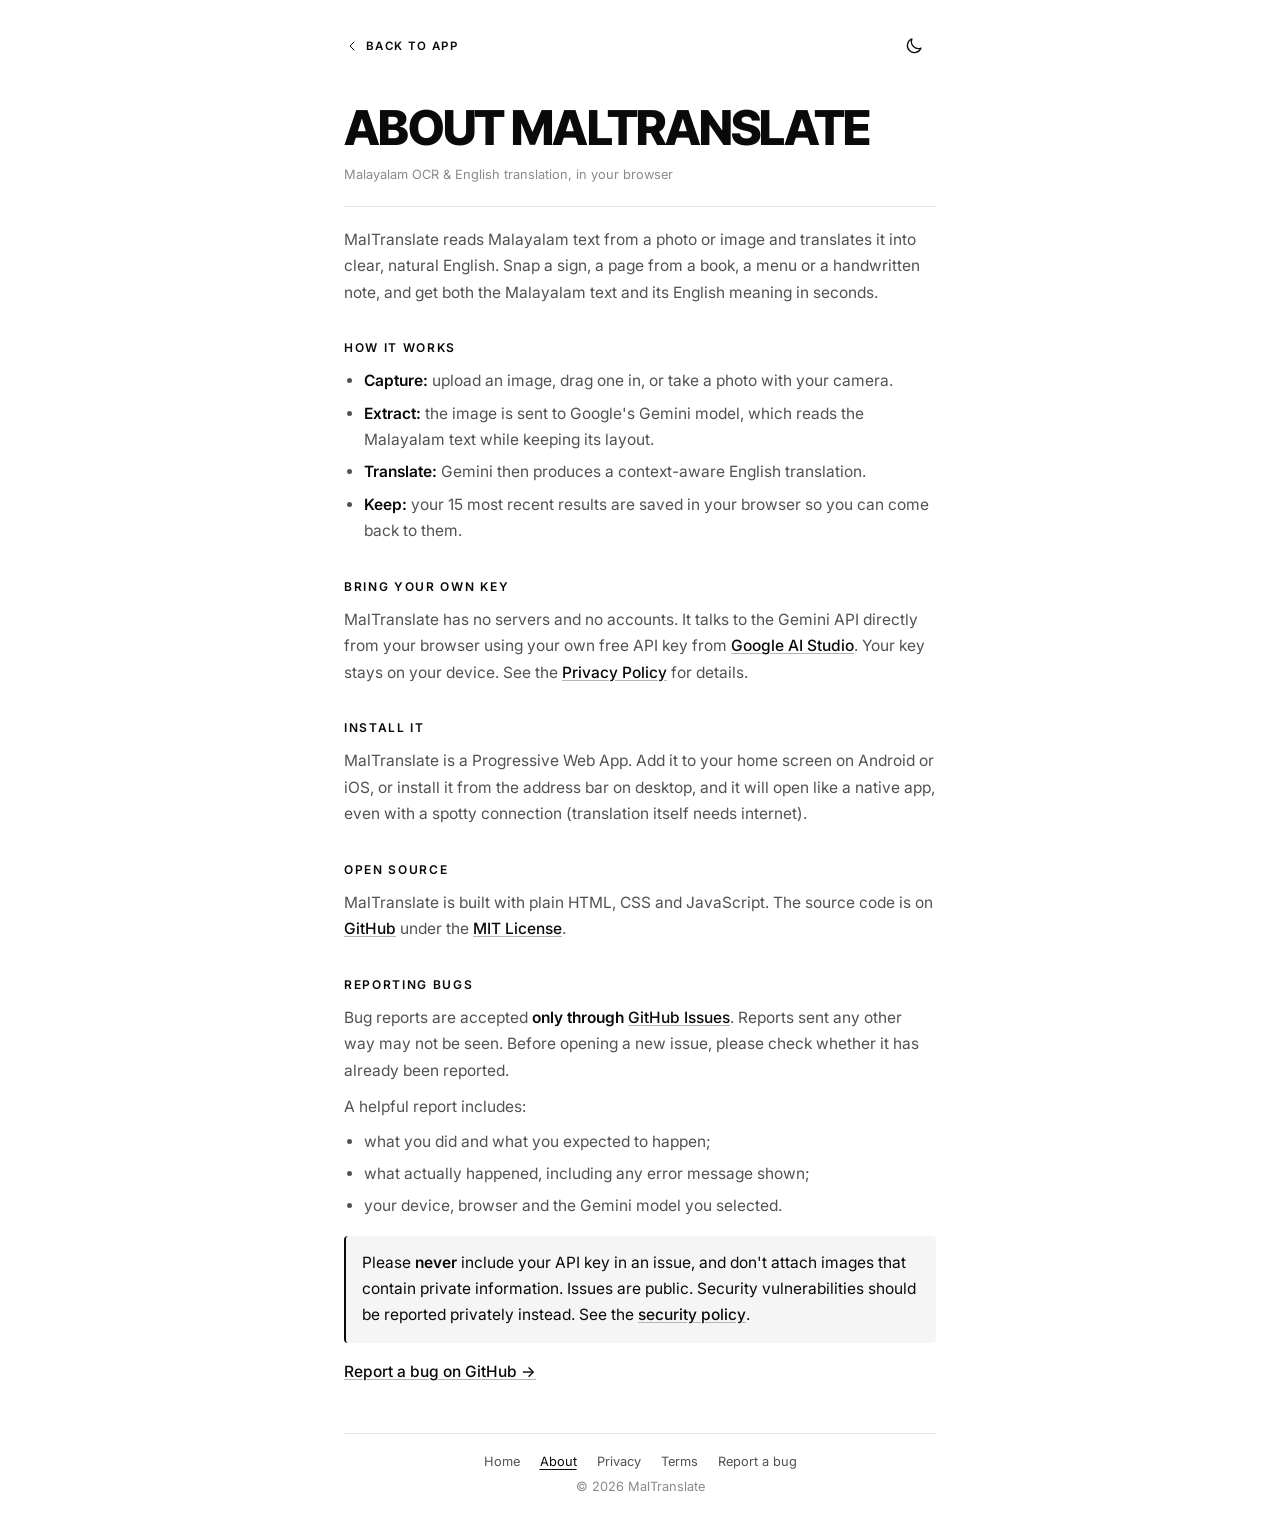
<file: about.html>
<!DOCTYPE html>
<html lang="en">
<head>
  <meta charset="UTF-8">
  <meta name="viewport" content="width=device-width, initial-scale=1.0, viewport-fit=cover">
  <title>About – MalTranslate</title>
  <meta name="description" content="About MalTranslate, a Malayalam OCR and English translation app powered by Google Gemini.">
  <meta name="theme-color" content="#ffffff">
  <!-- Until style.css applies, keep the page hidden on the right background (some browsers, e.g. Firefox, can paint before it loads),
       and skip transitions until the page has loaded so nothing animates in from its unstyled state -->
  <style>html{background:#fff}html.dark-mode{background:#0a0a0a;color-scheme:dark}body{visibility:hidden}html.preload *,html.preload *::before,html.preload *::after{transition:none!important}</style>
  <!-- Apply the saved theme, or the system one, on <html> before any CSS or paint (app.js / pages.js keep it in sync) -->
  <script>(function(h){h.classList.add('preload');addEventListener('load',function(){requestAnimationFrame(function(){requestAnimationFrame(function(){h.classList.remove('preload')})})});try{var t=localStorage.getItem('theme'),d=t==='dark'||(t!=='light'&&matchMedia('(prefers-color-scheme: dark)').matches);if(d)h.classList.add('dark-mode');document.querySelector('meta[name=theme-color]').content=d?'#0a0a0a':'#ffffff'}catch(e){}})(document.documentElement)</script>
  <link rel="manifest" href="manifest.json">
  <link rel="icon" type="image/svg+xml" href="icon.svg">
  <link rel="apple-touch-icon" href="icons/apple-touch-icon.png">
  <!-- Fonts: preconnect + non-@import link so they don't block on style.css (cached offline by the service worker) -->
  <link rel="preconnect" href="https://fonts.googleapis.com">
  <link rel="preconnect" href="https://fonts.gstatic.com" crossorigin>
  <link rel="stylesheet" href="https://fonts.googleapis.com/css2?family=Inter:wght@400;500;600;700&family=Inter+Tight:wght@700;800&family=Noto+Sans+Malayalam:wght@400;600;700&display=swap">
  <link rel="stylesheet" href="style.css">
  <link rel="stylesheet" href="pages.css">
</head>
<body>
  <div class="ambient-glow-1"></div>

  <div class="app-container">
    <header class="page-header">
      <a class="back-link" href="index.html">
        <svg xmlns="http://www.w3.org/2000/svg" viewBox="0 0 24 24" fill="none" stroke="currentColor" stroke-width="1.5" stroke-linecap="round" stroke-linejoin="round" aria-hidden="true"><path d="m15 18-6-6 6-6"/></svg>
        Back to app
      </a>
      <button class="icon-btn" id="themeToggleBtn" aria-label="Toggle Theme" title="Toggle Light/Dark Mode"></button>
    </header>

    <main class="page-card">
      <h2>About MalTranslate</h2>
      <p class="updated">Malayalam OCR &amp; English translation, in your browser</p>

      <p>MalTranslate reads Malayalam text from a photo or image and translates it into clear, natural English. Snap a sign, a page from a book, a menu or a handwritten note, and get both the Malayalam text and its English meaning in seconds.</p>

      <h3>How it works</h3>
      <ul>
        <li><strong>Capture:</strong> upload an image, drag one in, or take a photo with your camera.</li>
        <li><strong>Extract:</strong> the image is sent to Google's Gemini model, which reads the Malayalam text while keeping its layout.</li>
        <li><strong>Translate:</strong> Gemini then produces a context-aware English translation.</li>
        <li><strong>Keep:</strong> your 15 most recent results are saved in your browser so you can come back to them.</li>
      </ul>

      <h3>Bring your own key</h3>
      <p>MalTranslate has no servers and no accounts. It talks to the Gemini API directly from your browser using your own free API key from <a href="https://aistudio.google.com/" target="_blank" rel="noopener">Google AI Studio</a>. Your key stays on your device. See the <a href="privacy.html">Privacy Policy</a> for details.</p>

      <h3>Install it</h3>
      <p>MalTranslate is a Progressive Web App. Add it to your home screen on Android or iOS, or install it from the address bar on desktop, and it will open like a native app, even with a spotty connection (translation itself needs internet).</p>

      <h3>Open source</h3>
      <p>MalTranslate is built with plain HTML, CSS and JavaScript. The source code is on <a href="https://github.com/laffyxy/MAL" target="_blank" rel="noopener">GitHub</a> under the <a href="https://github.com/laffyxy/MAL/blob/main/LICENSE" target="_blank" rel="noopener">MIT License</a>.</p>

      <h3>Reporting bugs</h3>
      <p>Bug reports are accepted <strong>only through <a href="https://github.com/laffyxy/MAL/issues" target="_blank" rel="noopener">GitHub Issues</a></strong>. Reports sent any other way may not be seen. Before opening a new issue, please check whether it has already been reported.</p>
      <p>A helpful report includes:</p>
      <ul>
        <li>what you did and what you expected to happen;</li>
        <li>what actually happened, including any error message shown;</li>
        <li>your device, browser and the Gemini model you selected.</li>
      </ul>
      <p class="callout">Please <strong>never</strong> include your API key in an issue, and don't attach images that contain private information. Issues are public. Security vulnerabilities should be reported privately instead. See the <a href="https://github.com/laffyxy/MAL/security/policy" target="_blank" rel="noopener">security policy</a>.</p>
      <p style="margin-top: 16px;"><a href="https://github.com/laffyxy/MAL/issues/new" target="_blank" rel="noopener">Report a bug on GitHub &rarr;</a></p>
    </main>

    <footer class="site-footer">
      <a href="index.html">Home</a>
      <a href="about.html" aria-current="page">About</a>
      <a href="privacy.html">Privacy</a>
      <a href="terms.html">Terms</a>
      <a href="https://github.com/laffyxy/MAL/issues" target="_blank" rel="noopener">Report a bug</a>
      <span class="footer-copy">&copy; <span id="footerYear">2026</span> MalTranslate</span>
    </footer>
  </div>

  <script src="pages.js"></script>
</body>
</html>
</file>
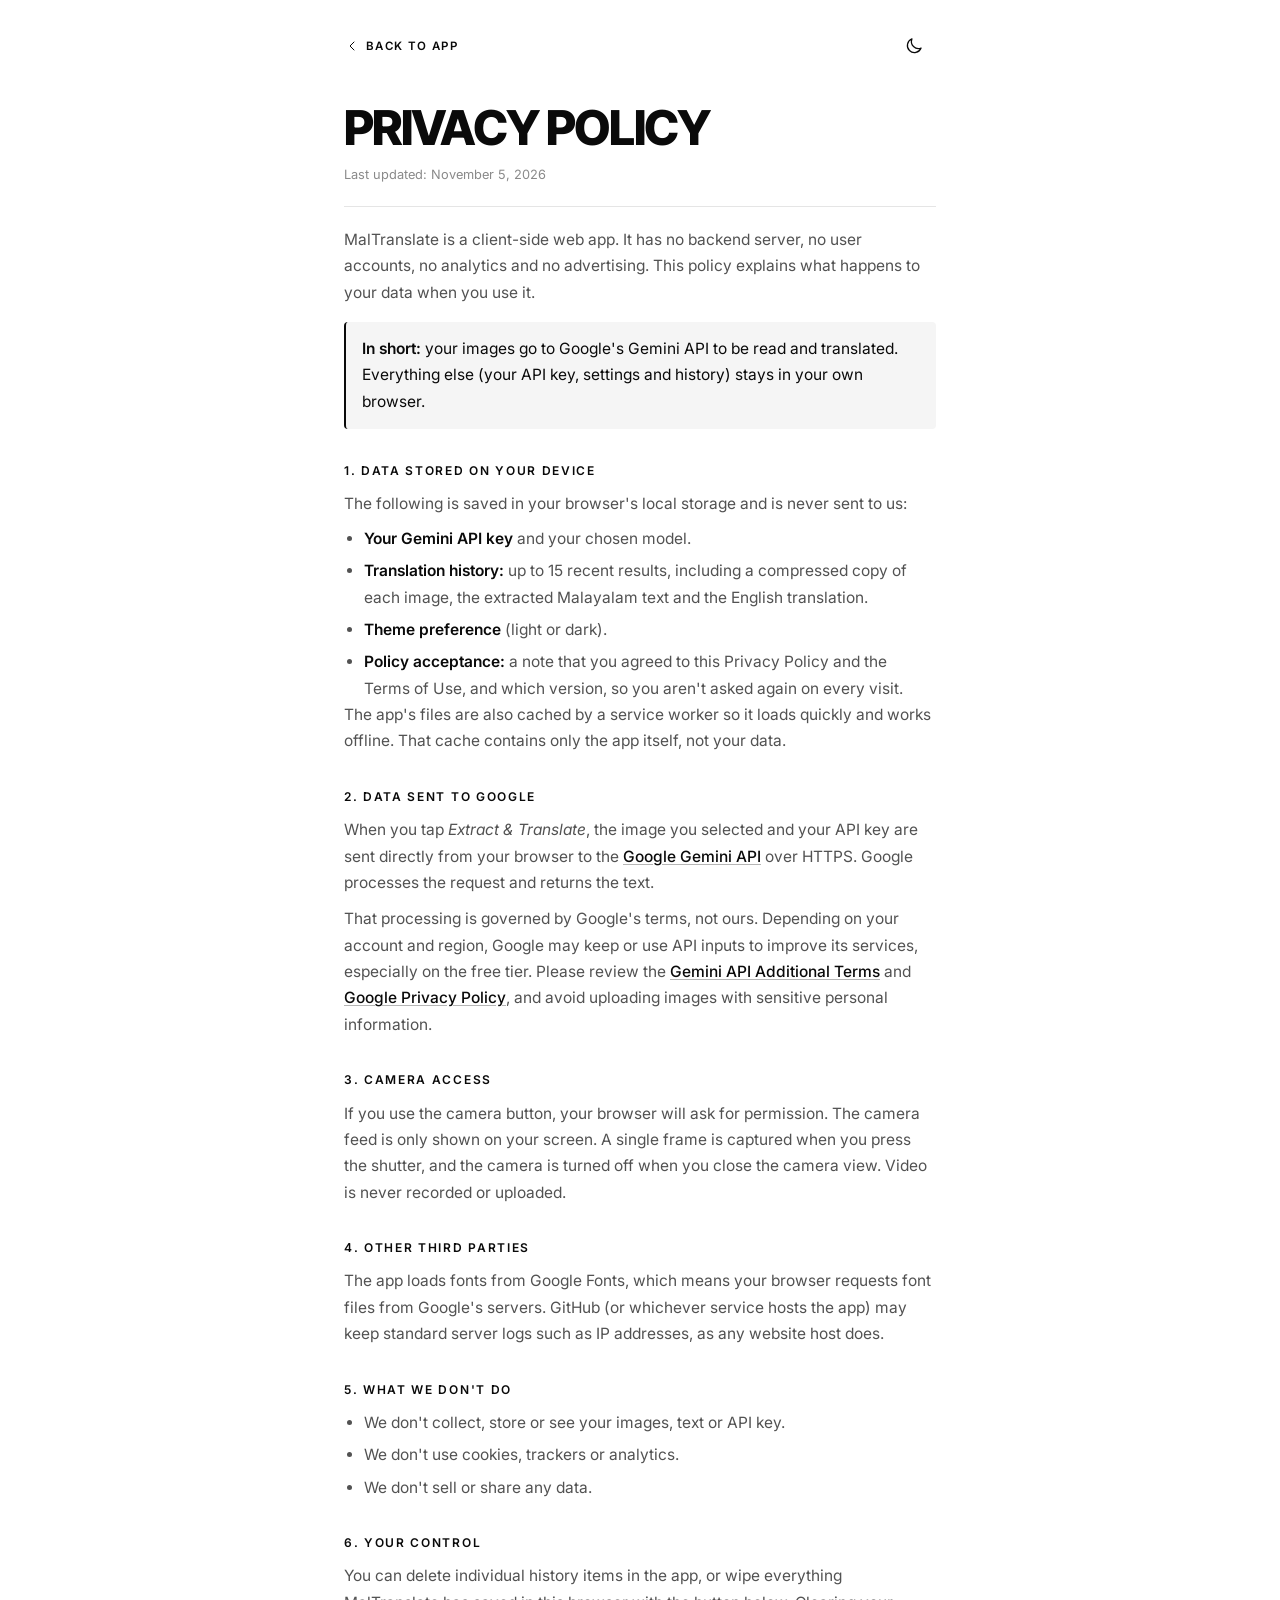
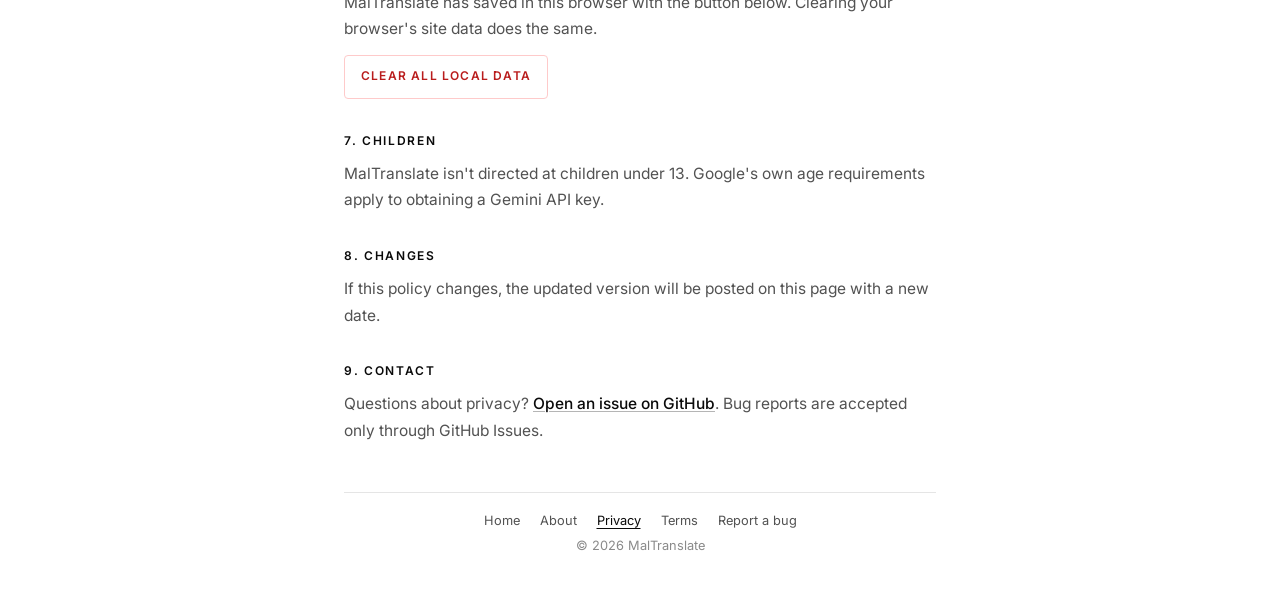
<file: privacy.html>
<!DOCTYPE html>
<html lang="en">
<head>
  <meta charset="UTF-8">
  <meta name="viewport" content="width=device-width, initial-scale=1.0, viewport-fit=cover">
  <title>Privacy Policy – MalTranslate</title>
  <meta name="description" content="How MalTranslate handles your images, text, API key and other data.">
  <meta name="theme-color" content="#ffffff">
  <!-- Until style.css applies, keep the page hidden on the right background (some browsers, e.g. Firefox, can paint before it loads),
       and skip transitions until the page has loaded so nothing animates in from its unstyled state -->
  <style>html{background:#fff}html.dark-mode{background:#0a0a0a;color-scheme:dark}body{visibility:hidden}html.preload *,html.preload *::before,html.preload *::after{transition:none!important}</style>
  <!-- Apply the saved theme, or the system one, on <html> before any CSS or paint (app.js / pages.js keep it in sync) -->
  <script>(function(h){h.classList.add('preload');addEventListener('load',function(){requestAnimationFrame(function(){requestAnimationFrame(function(){h.classList.remove('preload')})})});try{var t=localStorage.getItem('theme'),d=t==='dark'||(t!=='light'&&matchMedia('(prefers-color-scheme: dark)').matches);if(d)h.classList.add('dark-mode');document.querySelector('meta[name=theme-color]').content=d?'#0a0a0a':'#ffffff'}catch(e){}})(document.documentElement)</script>
  <link rel="manifest" href="manifest.json">
  <link rel="icon" type="image/svg+xml" href="icon.svg">
  <link rel="apple-touch-icon" href="icons/apple-touch-icon.png">
  <!-- Fonts: preconnect + non-@import link so they don't block on style.css (cached offline by the service worker) -->
  <link rel="preconnect" href="https://fonts.googleapis.com">
  <link rel="preconnect" href="https://fonts.gstatic.com" crossorigin>
  <link rel="stylesheet" href="https://fonts.googleapis.com/css2?family=Inter:wght@400;500;600;700&family=Inter+Tight:wght@700;800&family=Noto+Sans+Malayalam:wght@400;600;700&display=swap">
  <link rel="stylesheet" href="style.css">
  <link rel="stylesheet" href="pages.css">
</head>
<body>
  <div class="ambient-glow-1"></div>

  <div class="app-container">
    <header class="page-header">
      <a class="back-link" href="index.html">
        <svg xmlns="http://www.w3.org/2000/svg" viewBox="0 0 24 24" fill="none" stroke="currentColor" stroke-width="1.5" stroke-linecap="round" stroke-linejoin="round" aria-hidden="true"><path d="m15 18-6-6 6-6"/></svg>
        Back to app
      </a>
      <button class="icon-btn" id="themeToggleBtn" aria-label="Toggle Theme" title="Toggle Light/Dark Mode"></button>
    </header>

    <main class="page-card">
      <h2>Privacy Policy</h2>
      <p class="updated">Last updated: November 5, 2026</p>

      <p>MalTranslate is a client-side web app. It has no backend server, no user accounts, no analytics and no advertising. This policy explains what happens to your data when you use it.</p>

      <div class="callout"><strong>In short:</strong> your images go to Google's Gemini API to be read and translated. Everything else (your API key, settings and history) stays in your own browser.</div>

      <h3>1. Data stored on your device</h3>
      <p>The following is saved in your browser's local storage and is never sent to us:</p>
      <ul>
        <li><strong>Your Gemini API key</strong> and your chosen model.</li>
        <li><strong>Translation history:</strong> up to 15 recent results, including a compressed copy of each image, the extracted Malayalam text and the English translation.</li>
        <li><strong>Theme preference</strong> (light or dark).</li>
        <li><strong>Policy acceptance:</strong> a note that you agreed to this Privacy Policy and the Terms of Use, and which version, so you aren't asked again on every visit.</li>
      </ul>
      <p>The app's files are also cached by a service worker so it loads quickly and works offline. That cache contains only the app itself, not your data.</p>

      <h3>2. Data sent to Google</h3>
      <p>When you tap <em>Extract &amp; Translate</em>, the image you selected and your API key are sent directly from your browser to the <a href="https://ai.google.dev/" target="_blank" rel="noopener">Google Gemini API</a> over HTTPS. Google processes the request and returns the text.</p>
      <p>That processing is governed by Google's terms, not ours. Depending on your account and region, Google may keep or use API inputs to improve its services, especially on the free tier. Please review the <a href="https://ai.google.dev/gemini-api/terms" target="_blank" rel="noopener">Gemini API Additional Terms</a> and <a href="https://policies.google.com/privacy" target="_blank" rel="noopener">Google Privacy Policy</a>, and avoid uploading images with sensitive personal information.</p>

      <h3>3. Camera access</h3>
      <p>If you use the camera button, your browser will ask for permission. The camera feed is only shown on your screen. A single frame is captured when you press the shutter, and the camera is turned off when you close the camera view. Video is never recorded or uploaded.</p>

      <h3>4. Other third parties</h3>
      <p>The app loads fonts from Google Fonts, which means your browser requests font files from Google's servers. GitHub (or whichever service hosts the app) may keep standard server logs such as IP addresses, as any website host does.</p>

      <h3>5. What we don't do</h3>
      <ul>
        <li>We don't collect, store or see your images, text or API key.</li>
        <li>We don't use cookies, trackers or analytics.</li>
        <li>We don't sell or share any data.</li>
      </ul>

      <h3>6. Your control</h3>
      <p>You can delete individual history items in the app, or wipe everything MalTranslate has saved in this browser with the button below. Clearing your browser's site data does the same.</p>
      <button class="btn-danger" id="clearDataBtn">Clear all local data</button>

      <h3>7. Children</h3>
      <p>MalTranslate isn't directed at children under 13. Google's own age requirements apply to obtaining a Gemini API key.</p>

      <h3>8. Changes</h3>
      <p>If this policy changes, the updated version will be posted on this page with a new date.</p>

      <h3>9. Contact</h3>
      <p>Questions about privacy? <a href="https://github.com/laffyxy/MAL/issues" target="_blank" rel="noopener">Open an issue on GitHub</a>. Bug reports are accepted only through GitHub Issues.</p>
    </main>

    <footer class="site-footer">
      <a href="index.html">Home</a>
      <a href="about.html">About</a>
      <a href="privacy.html" aria-current="page">Privacy</a>
      <a href="terms.html">Terms</a>
      <a href="https://github.com/laffyxy/MAL/issues" target="_blank" rel="noopener">Report a bug</a>
      <span class="footer-copy">&copy; <span id="footerYear">2026</span> MalTranslate</span>
    </footer>
  </div>

  <script src="pages.js"></script>
</body>
</html>
</file>
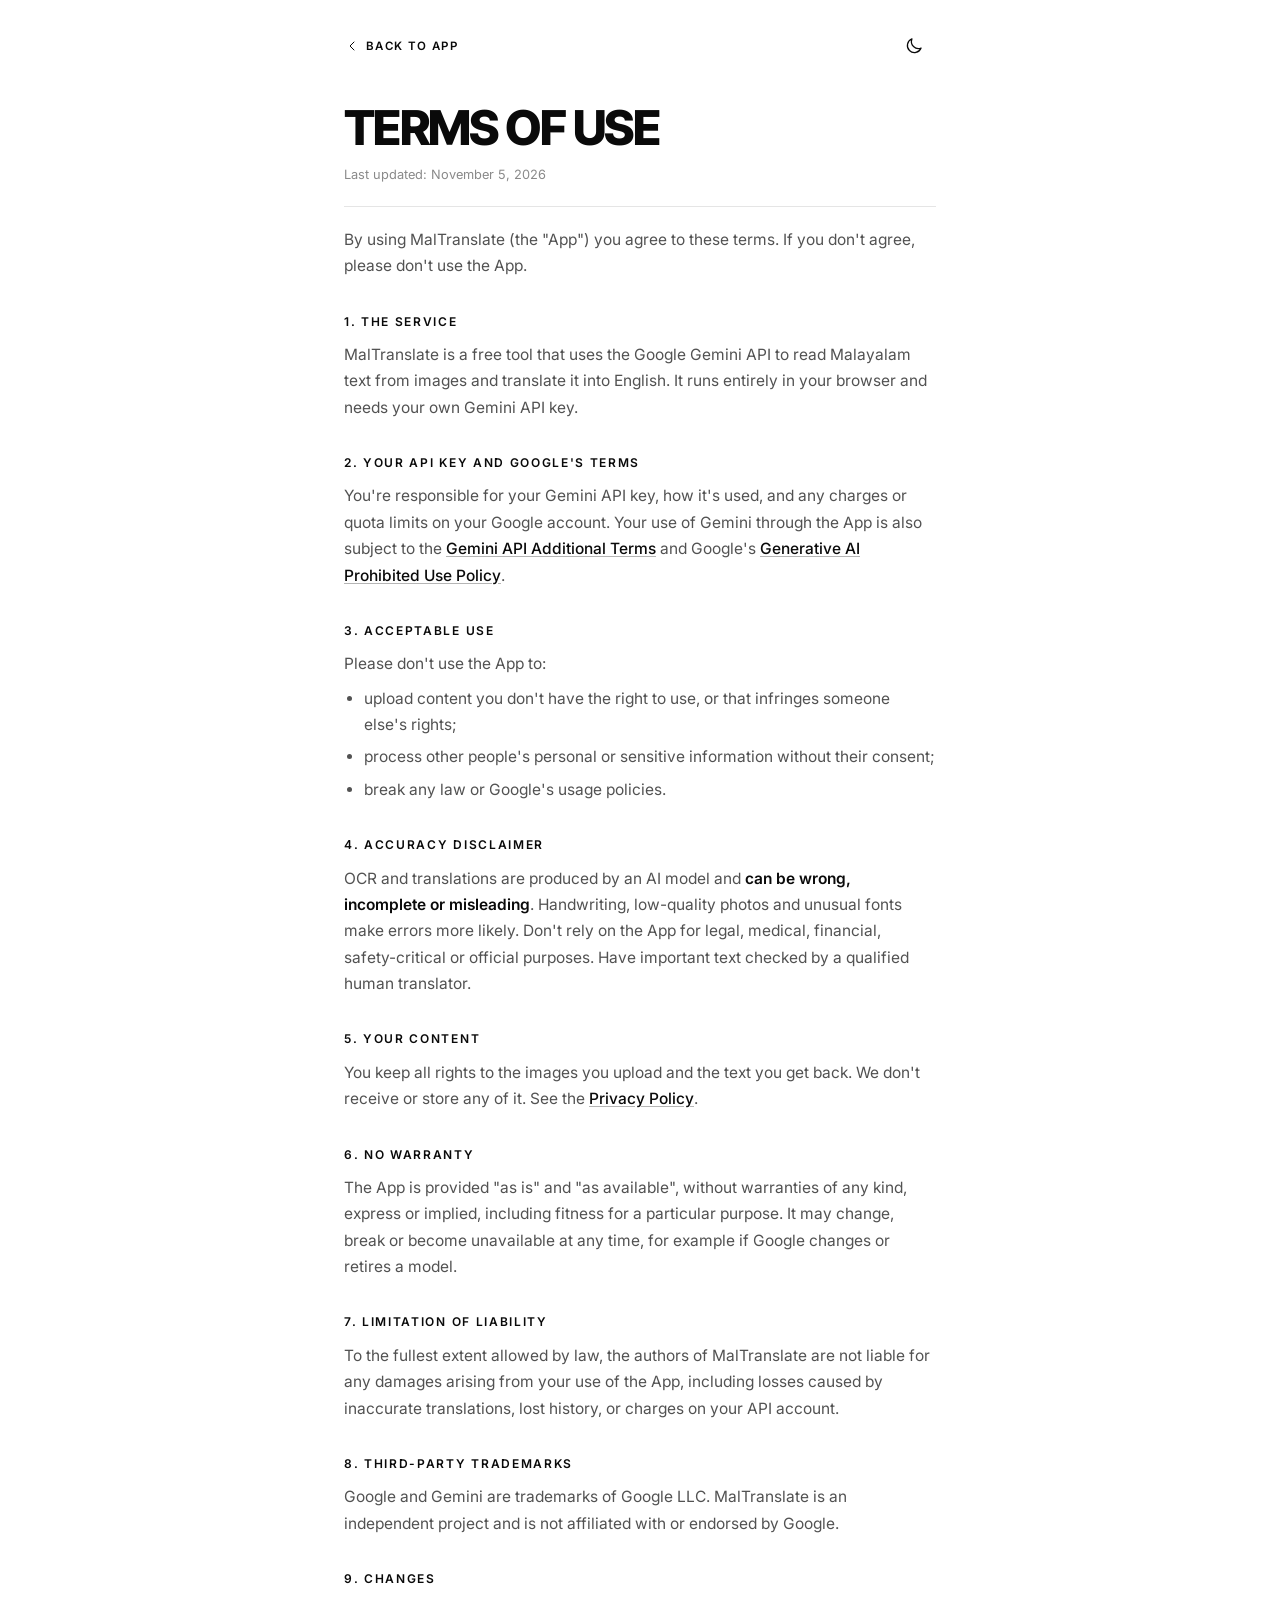
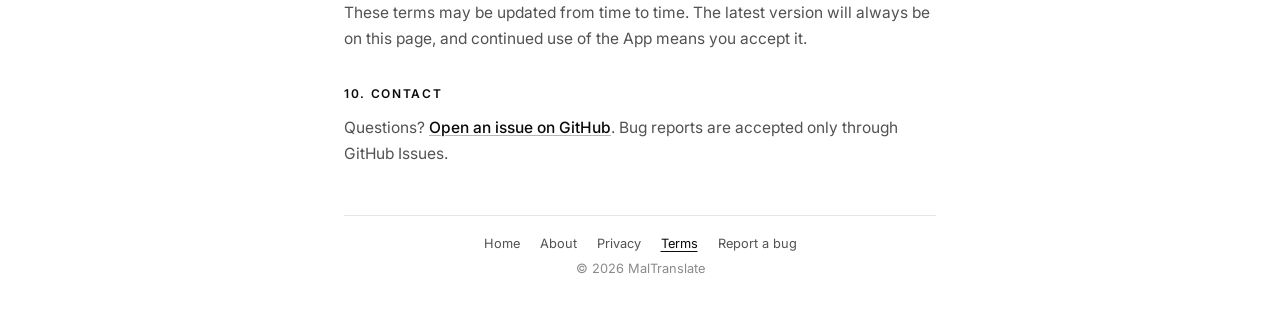
<file: terms.html>
<!DOCTYPE html>
<html lang="en">
<head>
  <meta charset="UTF-8">
  <meta name="viewport" content="width=device-width, initial-scale=1.0, viewport-fit=cover">
  <title>Terms of Use – MalTranslate</title>
  <meta name="description" content="Terms of use and disclaimer for MalTranslate.">
  <meta name="theme-color" content="#ffffff">
  <!-- Until style.css applies, keep the page hidden on the right background (some browsers, e.g. Firefox, can paint before it loads),
       and skip transitions until the page has loaded so nothing animates in from its unstyled state -->
  <style>html{background:#fff}html.dark-mode{background:#0a0a0a;color-scheme:dark}body{visibility:hidden}html.preload *,html.preload *::before,html.preload *::after{transition:none!important}</style>
  <!-- Apply the saved theme, or the system one, on <html> before any CSS or paint (app.js / pages.js keep it in sync) -->
  <script>(function(h){h.classList.add('preload');addEventListener('load',function(){requestAnimationFrame(function(){requestAnimationFrame(function(){h.classList.remove('preload')})})});try{var t=localStorage.getItem('theme'),d=t==='dark'||(t!=='light'&&matchMedia('(prefers-color-scheme: dark)').matches);if(d)h.classList.add('dark-mode');document.querySelector('meta[name=theme-color]').content=d?'#0a0a0a':'#ffffff'}catch(e){}})(document.documentElement)</script>
  <link rel="manifest" href="manifest.json">
  <link rel="icon" type="image/svg+xml" href="icon.svg">
  <link rel="apple-touch-icon" href="icons/apple-touch-icon.png">
  <!-- Fonts: preconnect + non-@import link so they don't block on style.css (cached offline by the service worker) -->
  <link rel="preconnect" href="https://fonts.googleapis.com">
  <link rel="preconnect" href="https://fonts.gstatic.com" crossorigin>
  <link rel="stylesheet" href="https://fonts.googleapis.com/css2?family=Inter:wght@400;500;600;700&family=Inter+Tight:wght@700;800&family=Noto+Sans+Malayalam:wght@400;600;700&display=swap">
  <link rel="stylesheet" href="style.css">
  <link rel="stylesheet" href="pages.css">
</head>
<body>
  <div class="ambient-glow-1"></div>

  <div class="app-container">
    <header class="page-header">
      <a class="back-link" href="index.html">
        <svg xmlns="http://www.w3.org/2000/svg" viewBox="0 0 24 24" fill="none" stroke="currentColor" stroke-width="1.5" stroke-linecap="round" stroke-linejoin="round" aria-hidden="true"><path d="m15 18-6-6 6-6"/></svg>
        Back to app
      </a>
      <button class="icon-btn" id="themeToggleBtn" aria-label="Toggle Theme" title="Toggle Light/Dark Mode"></button>
    </header>

    <main class="page-card">
      <h2>Terms of Use</h2>
      <p class="updated">Last updated: November 5, 2026</p>

      <p>By using MalTranslate (the "App") you agree to these terms. If you don't agree, please don't use the App.</p>

      <h3>1. The service</h3>
      <p>MalTranslate is a free tool that uses the Google Gemini API to read Malayalam text from images and translate it into English. It runs entirely in your browser and needs your own Gemini API key.</p>

      <h3>2. Your API key and Google's terms</h3>
      <p>You're responsible for your Gemini API key, how it's used, and any charges or quota limits on your Google account. Your use of Gemini through the App is also subject to the <a href="https://ai.google.dev/gemini-api/terms" target="_blank" rel="noopener">Gemini API Additional Terms</a> and Google's <a href="https://policies.google.com/terms/generative-ai/use-policy" target="_blank" rel="noopener">Generative AI Prohibited Use Policy</a>.</p>

      <h3>3. Acceptable use</h3>
      <p>Please don't use the App to:</p>
      <ul>
        <li>upload content you don't have the right to use, or that infringes someone else's rights;</li>
        <li>process other people's personal or sensitive information without their consent;</li>
        <li>break any law or Google's usage policies.</li>
      </ul>

      <h3>4. Accuracy disclaimer</h3>
      <p>OCR and translations are produced by an AI model and <strong>can be wrong, incomplete or misleading</strong>. Handwriting, low-quality photos and unusual fonts make errors more likely. Don't rely on the App for legal, medical, financial, safety-critical or official purposes. Have important text checked by a qualified human translator.</p>

      <h3>5. Your content</h3>
      <p>You keep all rights to the images you upload and the text you get back. We don't receive or store any of it. See the <a href="privacy.html">Privacy Policy</a>.</p>

      <h3>6. No warranty</h3>
      <p>The App is provided "as is" and "as available", without warranties of any kind, express or implied, including fitness for a particular purpose. It may change, break or become unavailable at any time, for example if Google changes or retires a model.</p>

      <h3>7. Limitation of liability</h3>
      <p>To the fullest extent allowed by law, the authors of MalTranslate are not liable for any damages arising from your use of the App, including losses caused by inaccurate translations, lost history, or charges on your API account.</p>

      <h3>8. Third-party trademarks</h3>
      <p>Google and Gemini are trademarks of Google LLC. MalTranslate is an independent project and is not affiliated with or endorsed by Google.</p>

      <h3>9. Changes</h3>
      <p>These terms may be updated from time to time. The latest version will always be on this page, and continued use of the App means you accept it.</p>

      <h3>10. Contact</h3>
      <p>Questions? <a href="https://github.com/laffyxy/MAL/issues" target="_blank" rel="noopener">Open an issue on GitHub</a>. Bug reports are accepted only through GitHub Issues.</p>
    </main>

    <footer class="site-footer">
      <a href="index.html">Home</a>
      <a href="about.html">About</a>
      <a href="privacy.html">Privacy</a>
      <a href="terms.html" aria-current="page">Terms</a>
      <a href="https://github.com/laffyxy/MAL/issues" target="_blank" rel="noopener">Report a bug</a>
      <span class="footer-copy">&copy; <span id="footerYear">2026</span> MalTranslate</span>
    </footer>
  </div>

  <script src="pages.js"></script>
</body>
</html>
</file>
<file: style.css>
/* Minimal monochrome theme. Fonts are loaded via <link> in the HTML, not a render-blocking @import */

:root {
  color-scheme: light;
  --bg-primary: #ffffff;
  --bg-card: #ffffff;
  --bg-modal: #ffffff;
  --bg-subtle: #f5f5f5;

  /* Accent is the ink colour: black on light, white on dark */
  --accent-primary: #0a0a0a;
  --on-accent: #ffffff;
  --dot-color: #b5b5b5;

  --text-primary: #0a0a0a;
  --text-secondary: #525252;
  --text-muted: #8a8a8a;

  --border-color: #e5e5e5;
  --border-focus: #0a0a0a;

  --radius: 4px;
  --transition-smooth: all 0.2s ease;

  --font-display: 'Inter Tight', 'Inter', system-ui, -apple-system, sans-serif;

  --bg-icon-btn: transparent;
  --bg-icon-btn-hover: #f5f5f5;
  --bg-dropzone: #ffffff;
  --bg-text-box: #fafafa;
  --border-text-box: #e5e5e5;
  --bg-toast: #0a0a0a;
  --text-toast: #ffffff;
  --bg-input: #ffffff;
  --scrollbar-thumb: #d4d4d4;
  --text-warning: #b91c1c;
  --border-warning: #fecaca;
  --danger: #dc2626;
}

:root.dark-mode {
  color-scheme: dark;
  --bg-primary: #0a0a0a;
  --bg-card: #0a0a0a;
  --bg-modal: #111111;
  --bg-subtle: #171717;

  --accent-primary: #fafafa;
  --on-accent: #0a0a0a;
  --dot-color: #555555;

  --text-primary: #fafafa;
  --text-secondary: #a3a3a3;
  --text-muted: #737373;

  --border-color: #262626;
  --border-focus: #fafafa;

  --bg-icon-btn: transparent;
  --bg-icon-btn-hover: #171717;
  --bg-dropzone: #0a0a0a;
  --bg-text-box: #111111;
  --border-text-box: #262626;
  --bg-toast: #fafafa;
  --text-toast: #0a0a0a;
  --bg-input: #0a0a0a;
  --scrollbar-thumb: #333333;
  --text-warning: #fca5a5;
  --border-warning: #7f1d1d;
  --danger: #f87171;
}

* {
  box-sizing: border-box;
  margin: 0;
  padding: 0;
}

html {
  background-color: var(--bg-primary);
}

body {
  visibility: visible; /* revealed once this stylesheet applies (hidden by the inline style in <head>) */
  font-family: 'Inter', system-ui, -apple-system, sans-serif;
  background-color: var(--bg-primary);
  color: var(--text-primary);
  min-height: 100vh;
  min-height: 100dvh; /* excludes mobile browser toolbars */
  display: flex;
  flex-direction: column;
  align-items: center;
  overflow-x: hidden;
  -webkit-font-smoothing: antialiased;
}

svg {
  flex-shrink: 0;
}

/* Scrollbar */
::-webkit-scrollbar {
  width: 6px;
  height: 6px;
}
::-webkit-scrollbar-track {
  background: var(--bg-primary);
}
::-webkit-scrollbar-thumb {
  background: var(--scrollbar-thumb);
  border-radius: 999px;
}

/* Glow element kept in the markup but no longer drawn */
.ambient-glow-1 {
  display: none;
}

.app-container {
  width: 100%;
  max-width: 640px;
  /* Keep content clear of the notch / home indicator in standalone mode */
  padding: max(12px, env(safe-area-inset-top)) max(16px, env(safe-area-inset-right)) max(16px, env(safe-area-inset-bottom)) max(16px, env(safe-area-inset-left));
  display: flex;
  flex-direction: column;
  gap: 20px;
  z-index: 1;
}

/* Header: plain bar, no card */
header {
  display: flex;
  justify-content: space-between;
  align-items: center;
  padding: 4px 0;
}

.header-actions {
  display: flex;
  gap: 4px;
  align-items: center;
}

.logo-group {
  display: flex;
  align-items: center;
  gap: 10px;
}

.logo-icon {
  width: 28px;
  height: 28px;
  border-radius: 6px;
}

.wordmark {
  font-family: var(--font-display);
  font-size: 1.05rem;
  font-weight: 700;
  letter-spacing: -0.02em;
  color: var(--text-primary);
}

.icon-btn {
  background: var(--bg-icon-btn);
  border: 1px solid transparent;
  border-radius: var(--radius);
  color: var(--text-primary);
  width: 44px;
  height: 44px;
  display: flex;
  align-items: center;
  justify-content: center;
  cursor: pointer;
  transition: var(--transition-smooth);
}

.icon-btn svg {
  width: 20px;
  height: 20px;
}

@media (hover: hover) {
  .icon-btn:hover {
    background: var(--bg-icon-btn-hover);
  }
}

/* Hero */
.hero {
  display: flex;
  flex-direction: column;
  align-items: center;
  text-align: center;
  gap: 20px;
  padding: 28px 0 8px;
}

.hero-badge {
  display: inline-flex;
  align-items: center;
  gap: 8px;
  padding: 5px 10px;
  border: 1px solid var(--border-color);
  border-radius: var(--radius);
  font-size: 0.7rem;
  font-weight: 600;
  letter-spacing: 0.12em;
  text-transform: uppercase;
  color: var(--text-primary);
}

.hero-badge svg {
  width: 14px;
  height: 14px;
}

.hero h1 {
  font-family: var(--font-display);
  font-size: clamp(2.6rem, 11vw, 4.5rem);
  font-weight: 800;
  line-height: 0.95;
  letter-spacing: -0.035em;
  text-transform: uppercase;
  color: var(--text-primary);
}

.hero h1 .dot {
  color: var(--dot-color);
}

.hero-sub {
  font-size: 1.02rem;
  line-height: 1.55;
  color: var(--text-secondary);
  max-width: 34ch;
}

/* API Banner (If API key is missing) */
.api-warning-banner {
  border: 1px solid var(--border-warning);
  border-radius: var(--radius);
  padding: 16px;
  display: flex;
  flex-direction: column;
  gap: 12px;
  align-items: center;
  text-align: center;
  animation: fadeIn 0.3s ease-out;
}

.api-warning-banner svg {
  width: 24px;
  height: 24px;
  color: var(--danger);
}

.api-warning-banner p {
  font-size: 0.875rem;
  color: var(--text-warning);
  line-height: 1.5;
}

.btn-warning {
  background: transparent;
  color: var(--text-primary);
  border: 1px solid var(--text-primary);
  min-height: 44px;
  padding: 10px 18px;
  border-radius: var(--radius);
  font-weight: 600;
  font-size: 0.75rem;
  letter-spacing: 0.1em;
  text-transform: uppercase;
  cursor: pointer;
  transition: var(--transition-smooth);
}

@media (hover: hover) {
  .btn-warning:hover {
    background: var(--text-primary);
    color: var(--bg-primary);
  }
}

/* Upload / Camera area */
.upload-card {
  display: flex;
  flex-direction: column;
  gap: 12px;
  position: relative;
}

.dropzone {
  border: 1px dashed var(--scrollbar-thumb);
  border-radius: var(--radius);
  padding: 40px 16px;
  display: flex;
  flex-direction: column;
  align-items: center;
  justify-content: center;
  gap: 10px;
  cursor: pointer;
  transition: var(--transition-smooth);
  background: var(--bg-dropzone);
  text-align: center;
}

.dropzone.dragover,
.dropzone:focus-visible {
  border-color: var(--text-primary);
  border-style: solid;
  background: var(--bg-subtle);
}

@media (hover: hover) {
  .dropzone:hover {
    border-color: var(--text-primary);
  }
}

.dropzone svg {
  width: 32px;
  height: 32px;
  color: var(--text-primary);
  margin-bottom: 4px;
}

.dropzone span {
  font-size: 0.95rem;
  font-weight: 500;
  color: var(--text-primary);
}

.dropzone .dropzone-subtext,
.dropzone .dropzone-subtext span {
  font-size: 0.8rem;
  font-weight: 400;
  color: var(--text-muted);
}

.hidden-input {
  display: none;
}

/* Image Preview Container */
.preview-container {
  display: none;
  position: relative;
  width: 100%;
  max-height: 320px;
  border-radius: var(--radius);
  overflow: hidden;
  border: 1px solid var(--border-color);
}

.preview-img {
  width: 100%;
  height: 100%;
  max-height: 320px;
  object-fit: contain;
  background: var(--bg-subtle);
  display: block;
}

.clear-preview-btn {
  position: absolute;
  top: 10px;
  right: 10px;
  background: var(--bg-primary);
  border: 1px solid var(--border-color);
  border-radius: var(--radius);
  width: 40px;
  height: 40px;
  display: flex;
  align-items: center;
  justify-content: center;
  color: var(--text-primary);
  cursor: pointer;
  transition: var(--transition-smooth);
}

.clear-preview-btn svg {
  width: 18px;
  height: 18px;
}

@media (hover: hover) {
  .clear-preview-btn:hover {
    border-color: var(--text-primary);
  }
}

/* Primary Translation Control */
.control-actions {
  display: grid;
  grid-template-columns: 1fr auto;
  gap: 8px;
  align-items: stretch;
}

.btn-translate,
.btn-primary {
  background: var(--accent-primary);
  border: 1px solid var(--accent-primary);
  border-radius: var(--radius);
  color: var(--on-accent);
  font-family: 'Inter', sans-serif;
  font-weight: 600;
  font-size: 0.8rem;
  letter-spacing: 0.12em;
  text-transform: uppercase;
  min-height: 52px;
  padding: 14px 24px;
  cursor: pointer;
  transition: var(--transition-smooth);
  display: flex;
  align-items: center;
  justify-content: center;
  gap: 10px;
}

.btn-translate svg,
.btn-primary svg {
  width: 16px;
  height: 16px;
}

@media (hover: hover) {
  .btn-translate:hover:not(:disabled),
  .btn-primary:hover:not(:disabled) {
    opacity: 0.85;
  }
}

.btn-translate:disabled,
.btn-primary:disabled {
  cursor: not-allowed;
  background: var(--bg-subtle);
  border-color: var(--border-color);
  color: var(--text-muted);
}

.btn-camera {
  background: transparent;
  border: 1px solid var(--border-color);
  border-radius: var(--radius);
  color: var(--text-primary);
  width: 52px;
  min-height: 52px;
  display: flex;
  align-items: center;
  justify-content: center;
  cursor: pointer;
  transition: var(--transition-smooth);
}

@media (hover: hover) {
  .btn-camera:hover {
    border-color: var(--text-primary);
  }
}

.btn-camera svg {
  width: 22px;
  height: 22px;
}

/* Spinner */
.spinner {
  width: 16px;
  height: 16px;
  border: 1.5px solid currentColor;
  border-top-color: transparent;
  border-radius: 50%;
  animation: spin 0.8s linear infinite;
  display: none;
}

/* Camera Overlay */
.camera-overlay {
  display: none;
  position: fixed;
  top: 0;
  left: 0;
  width: 100%;
  height: 100vh;
  height: 100dvh;
  background: #000;
  z-index: 1000;
  flex-direction: column;
  justify-content: space-between;
  align-items: center;
  padding: max(24px, env(safe-area-inset-top)) max(24px, env(safe-area-inset-right)) max(24px, env(safe-area-inset-bottom)) max(24px, env(safe-area-inset-left));
}

.camera-preview {
  width: 100%;
  height: calc(100% - 150px);
  object-fit: cover;
  border-radius: var(--radius);
  background: #111;
}

.camera-controls {
  width: 100%;
  display: flex;
  justify-content: space-around;
  align-items: center;
  padding-bottom: 20px;
}

.shutter-btn {
  width: 72px;
  height: 72px;
  border-radius: 50%;
  background: #fff;
  border: 4px solid #000;
  outline: 2px solid #fff;
  cursor: pointer;
  transition: transform 0.15s ease;
}

.shutter-btn:active {
  transform: scale(0.92);
}

.close-camera-btn {
  align-self: flex-start;
  background: transparent;
  border: 1px solid rgba(255, 255, 255, 0.3);
  border-radius: var(--radius);
  width: 44px;
  height: 44px;
  display: flex;
  align-items: center;
  justify-content: center;
  color: #fff;
  cursor: pointer;
}

.close-camera-btn svg {
  width: 20px;
  height: 20px;
}

/* Results section */
.results-section {
  display: none;
  flex-direction: column;
  gap: 12px;
  animation: fadeIn 0.3s ease-out;
}

.result-card,
.history-section {
  border: 1px solid var(--border-color);
  border-radius: var(--radius);
  padding: 16px;
  display: flex;
  flex-direction: column;
  gap: 12px;
  background: var(--bg-card);
}

.result-header {
  display: flex;
  flex-wrap: wrap;
  justify-content: space-between;
  align-items: center;
  gap: 8px;
}

.result-title {
  font-family: 'Inter', sans-serif;
  font-size: 0.7rem;
  text-transform: uppercase;
  letter-spacing: 0.14em;
  color: var(--text-primary);
  font-weight: 600;
}

.card-actions {
  display: flex;
  flex-wrap: wrap;
  justify-content: flex-end;
  gap: 6px;
  margin-left: auto;
}

.btn-small {
  background: transparent;
  border: 1px solid var(--border-color);
  border-radius: var(--radius);
  color: var(--text-primary);
  min-height: 40px;
  padding: 6px 12px;
  font-size: 0.75rem;
  font-weight: 500;
  display: flex;
  align-items: center;
  gap: 6px;
  white-space: nowrap;
  cursor: pointer;
  transition: var(--transition-smooth);
}

@media (hover: hover) {
  .btn-small:hover {
    border-color: var(--text-primary);
  }
}

.btn-small svg {
  width: 15px;
  height: 15px;
}

.text-box {
  width: 100%;
  min-height: 100px;
  background: var(--bg-text-box);
  border: 1px solid var(--border-text-box);
  border-radius: var(--radius);
  padding: 12px;
  font-family: inherit;
  font-size: 1rem;
  line-height: 1.6;
  color: var(--text-primary);
  resize: none;
  overflow-y: hidden;
  outline: none;
}

.text-box:focus {
  border-color: var(--text-primary);
}

.text-box.malayalam {
  font-family: 'Noto Sans Malayalam', sans-serif;
}

/* History Section */
.history-header {
  min-height: 40px;
  background: none;
  border: none;
  color: inherit;
  font: inherit;
  width: 100%;
  text-align: left;
  display: flex;
  justify-content: space-between;
  align-items: center;
  cursor: pointer;
}

.history-header > svg {
  width: 18px;
  height: 18px;
  color: var(--text-secondary);
  transition: transform 0.2s ease;
}

.history-title {
  font-size: 0.7rem;
  font-weight: 600;
  letter-spacing: 0.14em;
  text-transform: uppercase;
  display: flex;
  align-items: center;
  gap: 10px;
}

.history-title svg {
  width: 16px;
  height: 16px;
}

.history-list {
  display: flex;
  flex-direction: column;
  max-height: 280px;
  overflow-y: auto;
}

.history-item {
  border-top: 1px solid var(--border-color);
  padding: 10px 0;
  display: flex;
  justify-content: space-between;
  align-items: center;
  gap: 12px;
  cursor: pointer;
}

.history-text-wrapper {
  display: flex;
  flex-direction: column;
  gap: 3px;
  flex-grow: 1;
  min-width: 0;
  overflow: hidden;
  /* reset <button> defaults */
  background: none;
  border: none;
  padding: 2px 0;
  margin: 0;
  color: inherit;
  font: inherit;
  text-align: left;
  cursor: pointer;
  border-radius: 2px;
}

.history-text-wrapper > span {
  display: block;
}

@media (hover: hover) {
  .history-text-wrapper:hover .history-item-eng {
    text-decoration: underline;
    text-underline-offset: 3px;
  }
}

.history-item-mal {
  font-family: 'Noto Sans Malayalam', sans-serif;
  font-size: 0.85rem;
  color: var(--text-secondary);
  white-space: nowrap;
  overflow: hidden;
  text-overflow: ellipsis;
}

.history-item-eng {
  font-size: 0.92rem;
  color: var(--text-primary);
  font-weight: 500;
  white-space: nowrap;
  overflow: hidden;
  text-overflow: ellipsis;
}

.history-item-date {
  font-size: 0.72rem;
  color: var(--text-muted);
}

.history-actions {
  display: flex;
  gap: 6px;
}

.btn-delete-history {
  background: transparent;
  border: none;
  color: var(--text-muted);
  cursor: pointer;
  width: 40px;
  height: 40px;
  flex-shrink: 0;
  border-radius: var(--radius);
  display: flex;
  align-items: center;
  justify-content: center;
  transition: var(--transition-smooth);
}

@media (hover: hover) {
  .btn-delete-history:hover {
    color: var(--danger);
    background: var(--bg-subtle);
  }
}

.btn-delete-history svg {
  width: 16px;
  height: 16px;
}

.empty-history {
  border-top: 1px solid var(--border-color);
  text-align: center;
  color: var(--text-muted);
  font-size: 0.85rem;
  padding: 16px 0 4px;
}

/* Settings Modal */
.modal-overlay {
  display: none;
  position: fixed;
  top: 0;
  left: 0;
  width: 100%;
  height: 100vh;
  height: 100dvh;
  background: rgba(0, 0, 0, 0.4);
  z-index: 100;
  justify-content: center;
  align-items: center;
  padding: max(16px, env(safe-area-inset-top)) max(16px, env(safe-area-inset-right)) max(16px, env(safe-area-inset-bottom)) max(16px, env(safe-area-inset-left));
  overflow-y: auto;
}

.modal-content {
  background: var(--bg-modal);
  border: 1px solid var(--border-color);
  border-radius: var(--radius);
  width: 100%;
  max-width: 440px;
  padding: 24px;
  display: flex;
  flex-direction: column;
  gap: 20px;
  max-height: 100%;
  overflow-y: auto;
  animation: fadeIn 0.2s ease-out;
}

.modal-header {
  display: flex;
  justify-content: space-between;
  align-items: center;
}

.modal-close-btn svg {
  width: 20px;
  height: 20px;
}

.modal-title {
  font-family: var(--font-display);
  font-size: 1.35rem;
  font-weight: 800;
  letter-spacing: -0.02em;
  text-transform: uppercase;
}

.form-group {
  display: flex;
  flex-direction: column;
  gap: 8px;
}

.form-label {
  font-size: 0.7rem;
  font-weight: 600;
  text-transform: uppercase;
  letter-spacing: 0.14em;
  color: var(--text-primary);
}

.api-key-container {
  display: flex;
  position: relative;
  align-items: center;
}

.input-text {
  width: 100%;
  background: var(--bg-input);
  border: 1px solid var(--border-color);
  border-radius: var(--radius);
  color: var(--text-primary);
  padding: 12px 48px 12px 14px;
  font-size: 0.95rem;
  outline: none;
  transition: var(--transition-smooth);
}

.input-text:focus {
  border-color: var(--text-primary);
}

.toggle-pwd-btn {
  position: absolute;
  right: 0;
  width: 44px;
  height: 44px;
  justify-content: center;
  background: transparent;
  border: none;
  color: var(--text-secondary);
  cursor: pointer;
  display: flex;
  align-items: center;
}

.toggle-pwd-btn svg {
  width: 18px;
  height: 18px;
}

.select-model {
  width: 100%;
  background: var(--bg-input);
  border: 1px solid var(--border-color);
  border-radius: var(--radius);
  color: var(--text-primary);
  padding: 12px 14px;
  font-size: 0.95rem;
  outline: none;
  cursor: pointer;
  appearance: none;
  background-image: url("data:image/svg+xml,%3Csvg xmlns='http://www.w3.org/2000/svg' fill='none' viewBox='0 0 24 24' stroke='%23888' stroke-width='1.5' stroke-linecap='round' stroke-linejoin='round'%3E%3Cpath d='m6 9 6 6 6-6'/%3E%3C/svg%3E");
  background-repeat: no-repeat;
  background-position: right 14px center;
  background-size: 16px;
  transition: var(--transition-smooth);
}

.select-model:focus {
  border-color: var(--text-primary);
}

.form-help {
  font-size: 0.78rem;
  color: var(--text-muted);
  line-height: 1.5;
}

.form-help a {
  color: var(--text-primary);
  text-decoration: underline;
  text-underline-offset: 2px;
}

/* First-visit Consent Dialog */
.consent-overlay {
  z-index: 200;
}

.consent-heading {
  display: flex;
  align-items: center;
  gap: 12px;
}

.consent-text {
  font-size: 0.92rem;
  line-height: 1.6;
  color: var(--text-secondary);
}

.consent-check {
  display: flex;
  align-items: flex-start;
  gap: 10px;
  padding: 12px 14px;
  border-radius: var(--radius);
  border: 1px solid var(--border-color);
  font-size: 0.9rem;
  line-height: 1.5;
  color: var(--text-primary);
  cursor: pointer;
}

.consent-check input {
  flex-shrink: 0;
  width: 18px;
  height: 18px;
  margin-top: 2px;
  accent-color: var(--accent-primary);
  cursor: pointer;
}

.consent-check a {
  color: var(--text-primary);
  font-weight: 600;
  text-decoration: underline;
  text-underline-offset: 2px;
}

/* Toast Notification */
.toast {
  position: fixed;
  bottom: calc(24px + env(safe-area-inset-bottom));
  left: 50%;
  width: max-content; /* otherwise left: 50% squeezes long messages to half the screen */
  max-width: calc(100% - 32px);
  transform: translateX(-50%) translateY(calc(100px + env(safe-area-inset-bottom)));
  background: var(--bg-toast);
  border-radius: var(--radius);
  padding: 12px 18px;
  color: var(--text-toast);
  font-size: 0.875rem;
  font-weight: 500;
  transition: transform 0.25s ease, opacity 0.25s ease;
  opacity: 0;
  z-index: 2000;
  pointer-events: none;
  display: flex;
  align-items: center;
  gap: 10px;
}

.toast.show {
  transform: translateX(-50%) translateY(0);
  opacity: 1;
}

.toast-icon {
  display: none;
  flex-shrink: 0;
  width: 18px;
  height: 18px;
}

.toast.toast-success .toast-icon-success,
.toast.toast-info .toast-icon-info { display: block; }
.toast.toast-error .toast-icon-error { display: block; color: var(--danger); }

.toast.has-action {
  pointer-events: auto;
}

.toast-action {
  margin-left: 6px;
  min-height: 36px;
  padding: 6px 12px;
  border: 1px solid currentColor;
  border-radius: var(--radius);
  background: transparent;
  color: inherit;
  font: inherit;
  font-size: 0.75rem;
  font-weight: 600;
  letter-spacing: 0.08em;
  text-transform: uppercase;
  cursor: pointer;
}

/* Keyboard focus (mouse/touch clicks don't show the ring) */
:where(button, a, [role="button"], select, input, textarea, .history-text-wrapper):focus-visible {
  outline: 2px solid var(--border-focus);
  outline-offset: 2px;
}

/* Animations */
@keyframes spin {
  from { transform: rotate(0deg); }
  to { transform: rotate(360deg); }
}

@keyframes fadeIn {
  from { opacity: 0; transform: translateY(6px); }
  to { opacity: 1; transform: translateY(0); }
}

/* Crop button on the image preview */
.edit-preview-btn {
  position: absolute;
  left: 10px;
  bottom: 10px;
  min-height: 40px;
  padding: 0 14px;
  display: flex;
  align-items: center;
  gap: 6px;
  background: var(--bg-primary);
  border: 1px solid var(--border-color);
  border-radius: var(--radius);
  color: var(--text-primary);
  font: inherit;
  font-size: 0.72rem;
  font-weight: 600;
  letter-spacing: 0.1em;
  text-transform: uppercase;
  cursor: pointer;
  transition: var(--transition-smooth);
}

.edit-preview-btn svg {
  width: 16px;
  height: 16px;
}

@media (hover: hover) {
  .edit-preview-btn:hover {
    border-color: var(--text-primary);
  }
}

/* Ctrl+V hint only makes sense with a keyboard */
@media (pointer: coarse) {
  .paste-hint {
    display: none;
  }
}

.share-btn[hidden] {
  display: none;
}

/* Crop / rotate editor */
.crop-overlay {
  display: none;
  position: fixed;
  inset: 0;
  z-index: 1000;
  flex-direction: column;
  background: #000;
  color: #fff;
  padding: env(safe-area-inset-top) env(safe-area-inset-right) env(safe-area-inset-bottom) env(safe-area-inset-left);
  touch-action: none;
}

.crop-overlay.open {
  display: flex;
}

.crop-toolbar,
.crop-actions {
  flex: none;
  display: flex;
  align-items: center;
  justify-content: space-between;
  gap: 12px;
  padding: 8px 12px;
}

.crop-actions {
  justify-content: center;
  gap: 24px;
  padding-bottom: 16px;
}

.crop-title {
  font-size: 0.75rem;
  font-weight: 600;
  letter-spacing: 0.14em;
  text-transform: uppercase;
  margin: 0;
}

.crop-text-btn,
.crop-tool-btn {
  min-height: 44px;
  min-width: 44px;
  padding: 0 14px;
  border-radius: var(--radius);
  border: 1px solid rgba(255, 255, 255, 0.25);
  background: transparent;
  color: #fff;
  font: inherit;
  font-size: 0.75rem;
  font-weight: 600;
  letter-spacing: 0.1em;
  text-transform: uppercase;
  cursor: pointer;
  display: flex;
  align-items: center;
  justify-content: center;
}

.crop-text-btn.crop-done {
  background: #fff;
  color: #000;
  border-color: #fff;
}

.crop-tool-btn svg {
  width: 20px;
  height: 20px;
}

.crop-stage {
  flex: 1;
  min-height: 0;
  position: relative;
  display: flex;
  align-items: center;
  justify-content: center;
  padding: 16px;
  overflow: hidden;
}

.crop-frame {
  position: relative;
  line-height: 0;
}

.crop-canvas {
  display: block;
  max-width: 100%;
  max-height: 100%;
}

.crop-box {
  position: absolute;
  border: 1px solid #fff;
  /* Darken everything outside the crop area */
  box-shadow: 0 0 0 9999px rgba(0, 0, 0, 0.6);
  cursor: move;
  touch-action: none;
  outline: none;
  background-image:
    linear-gradient(rgba(255, 255, 255, 0.3), rgba(255, 255, 255, 0.3)),
    linear-gradient(rgba(255, 255, 255, 0.3), rgba(255, 255, 255, 0.3)),
    linear-gradient(rgba(255, 255, 255, 0.3), rgba(255, 255, 255, 0.3)),
    linear-gradient(rgba(255, 255, 255, 0.3), rgba(255, 255, 255, 0.3));
  background-size: 1px 100%, 1px 100%, 100% 1px, 100% 1px;
  background-position: 33.33% 0, 66.66% 0, 0 33.33%, 0 66.66%;
  background-repeat: no-repeat;
}

.crop-box:focus-visible {
  border-width: 2px;
}

/* Visible corner marks with a larger invisible touch area */
.crop-handle {
  position: absolute;
  width: 44px;
  height: 44px;
  touch-action: none;
}

.crop-handle::after {
  content: '';
  position: absolute;
  width: 16px;
  height: 16px;
  border: 3px solid #fff;
}

.crop-handle[data-handle="nw"] { top: -22px; left: -22px; cursor: nwse-resize; }
.crop-handle[data-handle="ne"] { top: -22px; right: -22px; cursor: nesw-resize; }
.crop-handle[data-handle="sw"] { bottom: -22px; left: -22px; cursor: nesw-resize; }
.crop-handle[data-handle="se"] { bottom: -22px; right: -22px; cursor: nwse-resize; }

.crop-handle[data-handle="nw"]::after { top: 19px; left: 19px; border-right: 0; border-bottom: 0; }
.crop-handle[data-handle="ne"]::after { top: 19px; right: 19px; border-left: 0; border-bottom: 0; }
.crop-handle[data-handle="sw"]::after { bottom: 19px; left: 19px; border-right: 0; border-top: 0; }
.crop-handle[data-handle="se"]::after { bottom: 19px; right: 19px; border-left: 0; border-top: 0; }

/* Desktop */
@media (min-width: 640px) {
  .app-container {
    padding: max(20px, env(safe-area-inset-top)) max(24px, env(safe-area-inset-right)) max(32px, env(safe-area-inset-bottom)) max(24px, env(safe-area-inset-left));
    gap: 24px;
  }
  .hero {
    padding: 56px 0 16px;
    gap: 24px;
  }
  .result-card,
  .history-section {
    padding: 20px;
  }
}

@media (prefers-reduced-motion: reduce) {
  *, *::before, *::after {
    animation-duration: 0.01ms !important;
    animation-iteration-count: 1 !important;
    transition-duration: 0.01ms !important;
    scroll-behavior: auto !important;
  }
}
</file>
<file: pages.css>
/* Shared styles for the static info pages (About, Privacy, Terms).
   Builds on the design tokens defined in style.css. */

.page-header .back-link {
  display: inline-flex;
  align-items: center;
  gap: 6px;
  min-height: 44px;
  color: var(--text-primary);
  text-decoration: none;
  font-size: 0.72rem;
  font-weight: 600;
  letter-spacing: 0.12em;
  text-transform: uppercase;
}

@media (hover: hover) {
  .page-header .back-link:hover {
    text-decoration: underline;
    text-underline-offset: 3px;
  }
}

.page-header .back-link svg {
  width: 16px;
  height: 16px;
}

.page-card {
  padding: 8px 0;
  line-height: 1.7;
  color: var(--text-secondary);
  font-size: 0.97rem;
}

.page-card h2 {
  font-family: var(--font-display);
  font-size: clamp(2rem, 8vw, 3rem);
  font-weight: 800;
  line-height: 1;
  color: var(--text-primary);
  letter-spacing: -0.035em;
  text-transform: uppercase;
  margin-bottom: 12px;
}

.page-card .updated {
  font-size: 0.8rem;
  color: var(--text-muted);
  padding-bottom: 20px;
  margin-bottom: 20px;
  border-bottom: 1px solid var(--border-color);
}

.page-card h3 {
  font-size: 0.75rem;
  font-weight: 600;
  letter-spacing: 0.14em;
  text-transform: uppercase;
  color: var(--text-primary);
  margin: 32px 0 10px;
}

.page-card p + p {
  margin-top: 10px;
}

.page-card ul {
  margin: 8px 0 0 20px;
}

.page-card li + li {
  margin-top: 6px;
}

.page-card strong {
  color: var(--text-primary);
  font-weight: 600;
}

.page-card a {
  color: var(--text-primary);
  font-weight: 500;
  text-decoration: underline;
  text-underline-offset: 2px;
  text-decoration-color: var(--dot-color);
}

@media (hover: hover) {
  .page-card a:hover {
    text-decoration-color: currentColor;
  }
}

.page-card code {
  font-size: 0.85em;
  background: var(--bg-text-box);
  border: 1px solid var(--border-text-box);
  border-radius: var(--radius);
  padding: 1px 6px;
}

.page-card .callout {
  margin-top: 16px;
  padding: 14px 16px;
  border-radius: var(--radius);
  background: var(--bg-subtle);
  border-left: 2px solid var(--text-primary);
  color: var(--text-primary);
}

.btn-danger {
  margin-top: 12px;
  min-height: 44px;
  padding: 10px 16px;
  border-radius: var(--radius);
  border: 1px solid var(--border-warning);
  background: transparent;
  color: var(--text-warning);
  font: inherit;
  font-size: 0.75rem;
  font-weight: 600;
  letter-spacing: 0.1em;
  text-transform: uppercase;
  cursor: pointer;
  transition: var(--transition-smooth);
}

@media (hover: hover) {
  .btn-danger:hover {
    border-color: var(--danger);
  }
}

/* Footer (used on the main app and info pages) */
.site-footer {
  display: flex;
  flex-wrap: wrap;
  justify-content: center;
  align-items: center;
  gap: 6px 20px;
  margin-top: 16px;
  padding: 20px 0 4px;
  border-top: 1px solid var(--border-color);
  font-size: 0.8rem;
  color: var(--text-muted);
}

.site-footer a {
  color: var(--text-secondary);
  text-decoration: none;
  transition: var(--transition-smooth);
}

.site-footer a[aria-current="page"] {
  color: var(--text-primary);
  text-decoration: underline;
  text-underline-offset: 3px;
}

@media (hover: hover) {
  .site-footer a:hover {
    color: var(--text-primary);
  }
}

.site-footer .footer-copy {
  width: 100%;
  text-align: center;
  margin-top: 4px;
}
</file>
